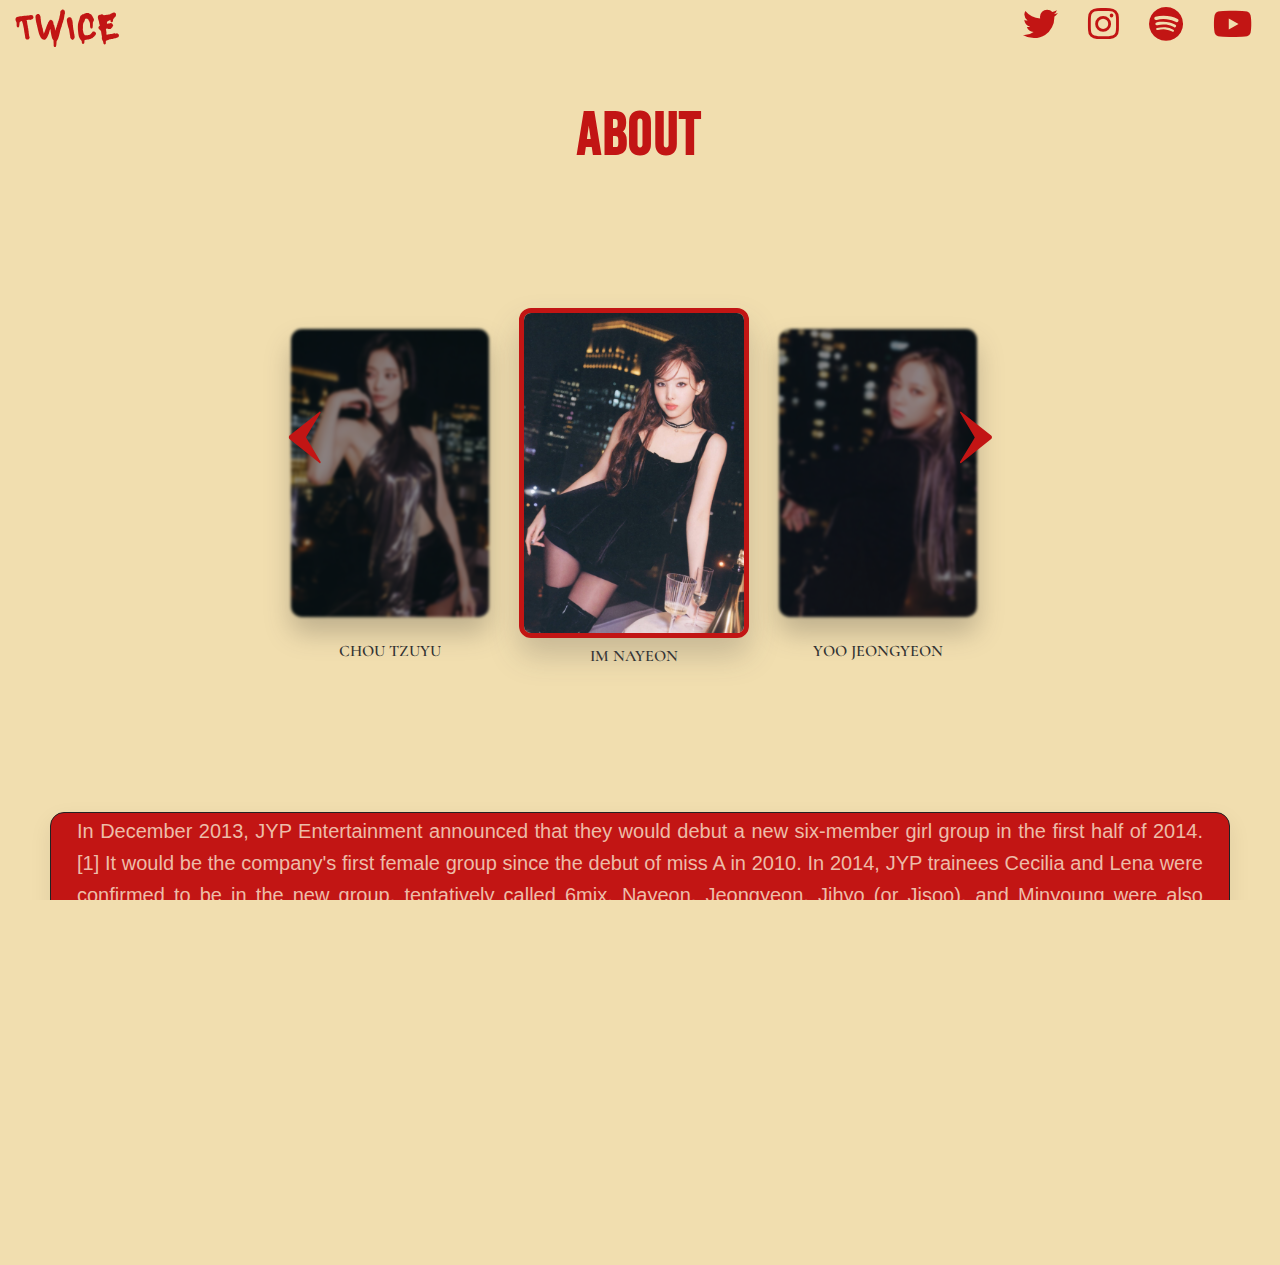
<file: ABOUT.html>
<html>
<head>
<meta charset="UTF-8">
<meta name="viewport" content="width=device-width, initial-scale=1.0">

<title>TWICE</title>
<link rel="stylesheet" href="https://cdnjs.cloudflare.com/ajax/libs/font-awesome/6.4.0/css/all.min.css">
<link rel="preconnect" href="https://fonts.googleapis.com">
<link rel="preconnect" href="https://fonts.gstatic.com" crossorigin>
<link href="https://fonts.googleapis.com/css2?family=Cormorant+SC:wght@300;400;500;600;700&display=swap" rel="stylesheet">
<link rel="preconnect" href="https://fonts.googleapis.com">
<link rel="preconnect" href="https://fonts.gstatic.com" crossorigin>
<link href="https://fonts.googleapis.com/css2?family=Lacquer&display=swap" rel="stylesheet">
<link rel="preconnect" href="https://fonts.googleapis.com">
<link rel="preconnect" href="https://fonts.gstatic.com" crossorigin>
<link href="https://fonts.googleapis.com/css2?family=Bebas+Neue&display=swap" rel="stylesheet">
<link rel="stylesheet" href="ABOUT.css">
</head>

<body>

<div id="navbar">
<div class="nav-left">
<a href="https://x.com/jypetwice">TWICE</a>
  
</div>
<div class="nav-right">
  <a href="https://x.com/jypetwice"><i class="fab fa-twitter"></i></a>
  <a href="https://www.instagram.com/twicetagram/?hl=en"><i class="fab fa-instagram"></i></a>
  <a href="https://open.spotify.com/artist/7n2Ycct7Beij7Dj7meI4X0"><i class="fab fa-spotify"></i></a>
  <a href="https://www.youtube.com/channel/UCzgxx_DM2Dcb9Y1spb9mUJA"><i class="fab fa-youtube"></i></a>
</div>
</div>
<h4>ABOUT</h4>

<div class="slider-container" id="slider">
  <span class="nav-arrow left" id="prev">&#8249;</span>
  <!-- Slides injected by JS -->
  <span class="nav-arrow right" id="next">&#8250;</span>
</div>


<div class="grid-container">
      
    <div class="card">
      <span class="cut-corner">
        <svg viewBox="0 0 28 28"><polyline points="0,28 28,28 28,0" stroke="#222" stroke-width="3" fill="none" stroke-linecap="round" stroke-linejoin="round"/></svg>
      </span>
      In December 2013, JYP Entertainment announced that they would debut a new six-member girl group in the first half of 2014.[1] It would be the company's first female group since the debut of miss A in 2010. In 2014, JYP trainees Cecilia and Lena were confirmed to be in the new group, tentatively called 6mix. Nayeon, Jeongyeon, Jihyo (or Jisoo), and Minyoung were also rumored to be in the group. By early 2015, Cecilia and Lena had left the company and the former was replaced by Sana, thus ultimately canceling their debut.[2]

<br><br>In 2015, Park Jin Young announced that the new JYP girl group would be formed by the survival reality show SIXTEEN, where sixteen JYP trainees would compete to debut in the seven-member girl group TWICE. The show started on May 5 and ended with Nayeon, Jeongyeon, Dahyun, Sana, Jihyo, Mina, and Chaeyoung. During the finale, Park announced that he intended to add two more members into the group, making it a nine-member girl group. By audience vote, Tzuyu was added, and by Park's choice, Momo was added, thus starting the beginning of TWICE.
    </div>
  </div>

  <footer class="footer">
<div class="footer-links">
  <span class="footer-disclaimer">&copy; 2025 JYP ENTERTAINMENT</span>
  <span class="separator">|</span>
  <a href="#">PRIVACY POLICY</a>
  <span class="separator">|</span>
  <a href="#">TERMS OF USE</a>
  <span class="separator">|</span>
  <a href="#">COOKIES POLICY</a>
  <span class="separator">|</span>
  <a href="#">COOKIES SETTINGS</a>
</div>
</footer>


<script>
  const slider = document.getElementById('slider');
  const prevBtn = document.getElementById('prev');
  const nextBtn = document.getElementById('next');

  // Your 9 images and labels here
  const slidesData = [
    { src: "image1.jpeg", label: "IM NAYEON" },
    { src: "image2.jpeg", label: "YOO JEONGYEON" },
    { src: "image3.jpeg", label: "HIRAI MOMO" },
    { src: "image4.jpeg", label: "MINATOSAKI SANA" },
    { src: "image5.jpeg", label: "PARK JIHYO" },
    { src: "image6.jpeg", label: "MYOI MINA" },
    { src: "image7.jpeg", label: "SON CHAEYOUNG" },
    { src: "image8.jpeg", label: "KIM DAHYUN" },
    { src: "image9.jpeg", label: "CHOU TZUYU" }
  ];

  let centerIndex = 0;

  function createSlide(slide, className) {
    const wrapper = document.createElement('div');
    wrapper.className = 'slide-wrapper';

    const img = document.createElement('img');
    img.src = slide.src;
    img.alt = slide.label;
    img.className = `slide ${className}`;

    const label = document.createElement('div');
    label.className = 'slide-label';
    label.textContent = slide.label;

    wrapper.appendChild(img);
    wrapper.appendChild(label);

    return wrapper;
  }

  function renderSlider() {
    // Remove existing slides except arrows
    const oldSlides = slider.querySelectorAll('.slide-wrapper');
    oldSlides.forEach(s => slider.removeChild(s));

    // Calculate left and right indices with wrap-around
    const leftIndex = (centerIndex - 1 + slidesData.length) % slidesData.length;
    const rightIndex = (centerIndex + 1) % slidesData.length;

    // Insert left blurred slide
    const leftSlide = createSlide(slidesData[leftIndex], 'blur');
    slider.insertBefore(leftSlide, nextBtn);

    // Insert center active slide
    const centerSlide = createSlide(slidesData[centerIndex], 'active');
    slider.insertBefore(centerSlide, nextBtn);

    // Insert right blurred slide
    const rightSlide = createSlide(slidesData[rightIndex], 'blur');
    slider.insertBefore(rightSlide, nextBtn);
  }

  prevBtn.addEventListener('click', () => {
    centerIndex = (centerIndex - 1 + slidesData.length) % slidesData.length;
    renderSlider();
  });

  nextBtn.addEventListener('click', () => {
    centerIndex = (centerIndex + 1) % slidesData.length;
    renderSlider();
  });

  // Initial render
  renderSlider();
</script>

</body>
</html>
</file>
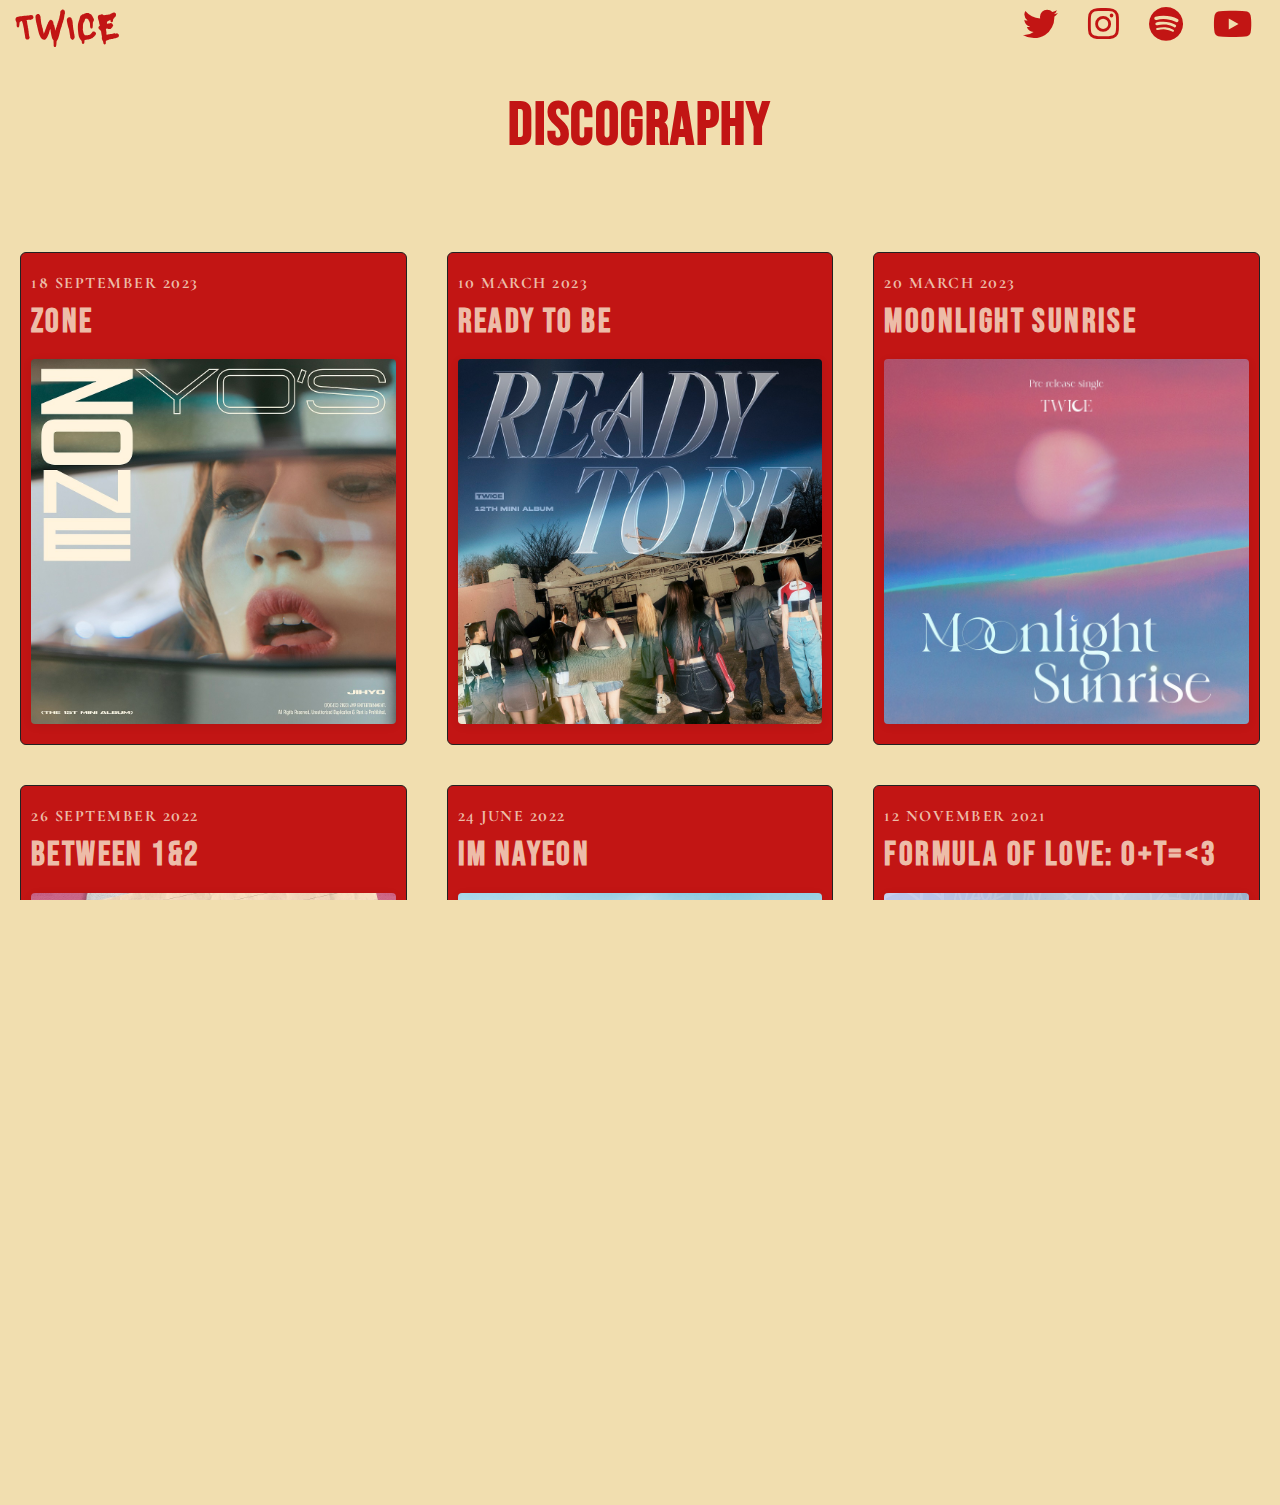
<file: DISCOGRAPHY1.html>
<html>
    <head>
        <meta charset="UTF-8">
<title>TWICE</title>
<link rel="stylesheet" href="https://cdnjs.cloudflare.com/ajax/libs/font-awesome/6.4.0/css/all.min.css">
<link rel="preconnect" href="https://fonts.googleapis.com">
<link rel="preconnect" href="https://fonts.gstatic.com" crossorigin>
<link href="https://fonts.googleapis.com/css2?family=Cormorant+SC:wght@300;400;500;600;700&display=swap" rel="stylesheet">
<link rel="preconnect" href="https://fonts.googleapis.com">
<link rel="preconnect" href="https://fonts.gstatic.com" crossorigin>
<link href="https://fonts.googleapis.com/css2?family=Lacquer&display=swap" rel="stylesheet">
<link rel="preconnect" href="https://fonts.googleapis.com">
<link rel="preconnect" href="https://fonts.gstatic.com" crossorigin>
<link href="https://fonts.googleapis.com/css2?family=Bebas+Neue&display=swap" rel="stylesheet">
<link rel="stylesheet" href="DISCOGRAPHY.css">
    </head>
    <body>
        <div id="navbar">
<div class="nav-left">
<a href="https://x.com/jypetwice">TWICE</a>
  
</div>
<div class="nav-right">
  <a href="https://x.com/jypetwice"><i class="fab fa-twitter"></i></a>
  <a href="https://www.instagram.com/twicetagram/?hl=en"><i class="fab fa-instagram"></i></a>
  <a href="https://open.spotify.com/artist/7n2Ycct7Beij7Dj7meI4X0"><i class="fab fa-spotify"></i></a>
  <a href="https://www.youtube.com/channel/UCzgxx_DM2Dcb9Y1spb9mUJA"><i class="fab fa-youtube"></i></a>
</div>
</div>

<h4>DISCOGRAPHY</h4>
<div class="album-row">

  <div class="album-card">
    <div class="album-date">18 SEPTEMBER 2023</div>
    <div class="album-title">ZONE</div>
    <a class="album-image-link" href="/albums/please-please-me">
      <img class="album-cover" src="c14107d29cc14dd689366ce267bcd46e-TW-JH-M1-OnlineCover.jpg" alt="Please Please Me Album Cover" />
    </a>
  </div>

  <div class="album-card">
    <div class="album-date">10 MARCH 2023</div>
    <div class="album-title">READY TO BE</div>
    <a class="album-image-link" href="/albums/with-the-beatles">
      <img class="album-cover" src="5c25a76305b54cb5aa2feb5bc7b51956-1f9dc33bea4d4b0f8e897455416c38a7-TWICE 12TH MINI ALBUM Online Cover.jpg" alt="With The Beatles Album Cover" />
    </a>
  </div>

  <div class="album-card">
    <div class="album-date">20 MARCH 2023</div>
    <div class="album-title">MOONLIGHT SUNRISE</div>
    <a class="album-image-link" href="/albums/a-hard-days-night">
      <img class="album-cover" src="2aab47197e5740d9ba4f248b8c948770-873e5183d95e43ebb218c5bca6f7302b-TW-M12-MLSR-Online Cover.jpg" alt="A Hard Day's Night Album Cover" />
    </a>
  </div>

  <div class="album-card">
    <div class="album-date">26 SEPTEMBER 2022</div>
    <div class="album-title">BETWEEN 1&2</div>
    <a class="album-image-link" href="/albums/beatles-for-sale">
      <img class="album-cover" src="3c3a44867b7a4acba8838458c168e448-BETWEEN 1&2.jpg" alt="Beatles For Sale Album Cover" />
    </a>
  </div>


  <div class="album-card">
    <div class="album-date">24 JUNE 2022</div>
    <div class="album-title">IM NAYEON</div>
    <a class="album-image-link" href="/albums/beatles-for-sale">
      <img class="album-cover" src="161be9dcda7d4581a123b2f7b6cbeafb-bd9cbcf3b8ef4aa4beee466ef75a8af4-TW-NY-IMNAYEON_OnlineCover.jpg" alt="Beatles For Sale Album Cover" />
    </a>
  </div>


  <div class="album-card">
    <div class="album-date">12 NOVEMBER 2021</div>
    <div class="album-title">Formula of Love: O+T=<3</div>
    <a class="album-image-link" href="/albums/beatles-for-sale">
      <img class="album-cover" src="b907e27dfe5041f99ce3fade2d44fbb8-d2b894fb350d437fa6884a35de893609-TWICE-FOL-ONLINE COVER_최종.jpg" alt="Beatles For Sale Album Cover" />
    </a>
  </div>
  </div>

  <div class="pagination">
  <a href="DISCOGRAPHY.html" class="pagination-arrow" aria-label="Previous Page">&#60;</a>
  <span class="pagination-info">2 / 5</span>
  <a href="/page/next" class="pagination-arrow" aria-label="Next Page">&#62;</a>
</div>

<footer class="footer">
<div class="footer-links">
  <span class="footer-disclaimer">&copy; 2025 JYP ENTERTAINMENT</span>
  <span class="separator">|</span>
  <a href="#">PRIVACY POLICY</a>
  <span class="separator">|</span>
  <a href="#">TERMS OF USE</a>
  <span class="separator">|</span>
  <a href="#">COOKIES POLICY</a>
  <span class="separator">|</span>
  <a href="#">COOKIES SETTINGS</a>
</div>
</footer>




    </body>
</html>
</file>
<file: ABOUT.css>
html, body {
margin: 0;
padding: 0;
height: 100%;
font-family: "Cormorant SC", serif;

background-color: #f1deaf;
width: 100vw;
overflow-x: hidden; 
}

#navbar {
position: fixed;
top: 0;
left: 0;
width: 100%;
display: flex;
justify-content: space-between;
align-items: center;
font-weight: bold;
height: 60px;
z-index: 1000;
margin-top: -2px;
background: transparent;
font-family: "Lacquer", system-ui;
}

.nav-right
{
float: right;
margin-right: 13px;

}

#navbar a {
float: left;
display: block;
color: #c21514;
text-align: center;
text-decoration: none;
font-size: 30px;
padding: 1px 15px 8px 15px;
font-weight: bold;
font-size:35px;

}

#navbar a:hover {
background-color: transparent;
color: white;

}

#navbar a.active {
color: white;
}

h4 {
font-family: "Bebas Neue", sans-serif;
font-size: 60px;
letter-spacing: 0.09rem;
font-weight: bold;
margin-top: 100;
text-align: center;
color: #c21514;
}

.slider-container {
position: relative;
margin: -80 auto;
width: 720px;
display: flex;
align-items: center;
gap: 24px;
overflow: visible;
perspective: 1000px;
font-weight:bolder;
height: 70vh;
}

.slide-wrapper {
display: flex;
flex-direction: column;
align-items: center;
gap: 8px;
flex-shrink: 0;
width: 220px;
user-select: none;
}

.slide {
width: 220px;
height: 320px;
border-radius: 12px;
object-fit: cover;
transition: filter 0.4s ease, transform 0.4s ease;
box-shadow: 0 17px 30px rgba(76, 71, 71, 0.25);
cursor: pointer;

}

.slide.blur {
filter: blur(2px) brightness(0.55);
transform: scale(0.9);
cursor: default;
}

.slide.active {
filter: blur(0) brightness(1);
transform: scale(1);
cursor: default;
z-index: 10;
border:5px solid #c21514;
}

.slide-label {
font-size: 1rem;
color: #333;
font-weight: 600;
max-width: 220px;
text-align: center;
overflow: hidden;
white-space: nowrap;
text-overflow: ellipsis;
user-select: none;
}
.nav-arrow {
position: absolute;
top: 40%;
transform: translateY(-50%);
font-size: 10rem;
color: #c21514;
background: transparent;
border-radius: 50%;
width: 50px;
height: 50px;
text-align: center;
line-height: 50px;
cursor: pointer;
transition: background 0.25s;
z-index: 20;
user-select: none;
}
.nav-arrow:hover {
color: #edbca8;
}
.nav-arrow.left {
left: 0;
}
.nav-arrow.right {
right: 0;
}

h4 {
  font-family: "Bebas Neue", sans-serif;
  font-size: 60px;
  letter-spacing: 0.09rem;
  font-weight: bold;
  margin-top: 100px; /* added px */
  text-align: center;
  color: #c21514;
}


  .grid-container {
  display: grid;
  grid-template-columns: 1fr; 
  place-items: center;       
}

.card {
  background: #c21514;
  border-radius: 14px;
  border: 1.5px solid #222;
  box-shadow: 0 8px 22px rgba(0,0,0,0.08);
  padding: 2px 26px;
  font-size: 1.25rem;
  line-height: 1.6;
  color:#edbca8 ;
  display: flex;
  align-items: center;   
  justify-content: center; /* center content horizontally */
  font-family:'Franklin Gothic Medium', 'Arial Narrow', Arial, sans-serif; 
  text-align: justify;
  margin: 50;
  margin-top: 90px;

}

@media (max-width:900px){
  .grid-container {
    grid-template-columns: 1fr;
    grid-template-rows: auto;
    gap: 16px 0;
    height: auto;
  }
 .card {
  grid-column: 1 / -1; /* makes card span across both columns */
  justify-self: center; /* centers it horizontally */
  align-self: center;   /* centers it vertically */
}
}

.footer {
background: #c21514;
color: #edbca8;
padding: 0px 0px 10px;
text-align: center;
font-family: "Bebas Neue", sans-serif;
letter-spacing: 0.9rem;
}

.footer-links {
font-weight: bold;
font-size: 1rem;
letter-spacing: 1px;
}
.footer-links a {
color: #edbca8;
text-decoration: none;
margin: 0 8px;
}
.footer-links a:hover {
color: #edbca8;
}
.footer-links .separator {
color: #edbca8;
margin: 0 8px;
}

.footer-disclaimer {
margin-top: 16px;
color: #edbca8;
font-size: 0.95rem;
font-weight: bold;
display: inline-block;
}

/* MOBILE STYLES: add at the end of your CSS */
@media (max-width:600px) {
  html, body {
    width: 100vw !important;
    overflow-x: hidden !important;
    font-size: 1.1rem !important;
    background-color: #f1deaf !important;
  }
  #navbar {
    flex-direction: column;
    
  }
  .nav-left a
  {
    font-size: 3rem !important;
  } 
  

  .nav-right {
    margin-right: 0 !important;
    margin-top: 2px;
  }
  .nav-right a {
    font-size: 1.2rem !important;
    padding: 4px !important;
  }
  h4 {
    font-size: 4rem !important;
    margin-top: 100px !important;
  }
  .slider-container {
    width: 100vw !important;
    height: 20vh !important;
    gap: 10px !important;
    margin: 30px auto 0 auto !important;
    min-width: 0;
    padding: 0 2vw;
   
  }
  .slide-wrapper {
    width: 120px !important;
    gap: 0 !important;
    
  }
  .slide {
    width: 115px !important;
    height: 235px !important;
    border-radius: 9px !important;
    font-size: 1rem !important;
    box-shadow: 0 8px 15px rgba(76,71,71,0.16) !important;
    margin: 0 auto !important;
  }
  .slide-label {
    font-size: 0.7rem !important;
    max-width: 115px !important;
    padding: 0 2px;
  }
  .nav-arrow {
    font-size: 3.2rem !important;
    width: 30px !important;
    height: 30px !important;
    line-height: 30px !important;
    top: 46% !important;
  }
  .nav-arrow.left { left: 5px !important; }
  .nav-arrow.right { right: 20px !important; }
  .grid-container {
    padding: 0 !important;
    width: 100vw !important;
    gap: 10px 0 !important;
  }
  .card {
    font-size: 0.98rem !important;
    padding: 9px 8px !important;
    margin: 100px 0 0 0 !important;
    width: 96vw !important;
    box-sizing: border-box !important;
    border-radius: 12px !important;
    line-height: 1.45 !important;
  }
  .footer {
    margin-top: 50px;
    padding: 10px 0 !important;
    font-size: 0.85rem !important;
    letter-spacing: 0.35rem !important;
  }
  .footer-links {
    flex-direction: column !important;
    font-size: 1rem !important;
    gap: 3px !important;
  }
  .footer-links a { font-size: 1rem !important; }
  .footer-disclaimer { font-size: 0.93rem !important; }
}
</file>
<file: DISCOGRAPHY.css>
html, body {
margin: 0;
padding: 0;
height: 100%;
font-family: "Cormorant SC", serif;
background-color: #f1deaf;
width: 100vw;
overflow-x: hidden; 
}

#navbar {
position: fixed;
top: 0;
left: 0;
width: 100%;
display: flex;
justify-content: space-between;
align-items: center;
font-weight: bold;
height: 60px;
z-index: 1000;
margin-top: -2px;
background: transparent;
font-family: "Lacquer", system-ui;
}

.nav-right
{
float: right;
margin-right: 13px;

}

#navbar a {
float: left;
display: block;
color: #c21514;
text-align: center;
text-decoration: none;
font-size: 30px;
padding: 1px 15px 8px 15px;
font-weight: bold;
font-size:35px;

}


#navbar a:hover {
background-color: transparent;
color: white;

}

#navbar a.active {
color: white;
}

h4 {
font-family: "Bebas Neue", sans-serif;
font-size: 60px;
letter-spacing: 0.09rem;
font-weight: bold;
margin-top: 90px;
text-align: center;
color: #c21514;
}

.album-row {
  display: grid;
  grid-template-columns: repeat(3, 1fr);
  gap: 40px;
  padding: 10px 20px 0 20px;
  background: #f1deaf;
  
}
.album-card {
  background: #c21514;
  border-radius: 6px;
  padding: 20px 10px 20px 10px;
  box-shadow: none;
  display: flex;
  flex-direction: column;
  align-items: start;
  border:1px solid #222;
}
.album-date {
  font-size: 1rem;
  color: #edbca8; /* Match green shade */
  font-weight: bold;
  letter-spacing: 1.5px;
  margin-bottom: 10px;
}
.album-title {
  font-size: 2.1rem;
  font-family: "Bebas Neue", sans-serif;
  font-weight: bold;
  color: #edbca8;
  margin-bottom: 18px;
  line-height: 1.15;
  letter-spacing: 0.15rem;
}
.album-cover {
  width: 100%;
  aspect-ratio: 1 / 1;
  object-fit: cover;
  border-radius: 4px;
  margin: 0 auto;
  box-shadow: 0 2px 10px rgba(0,0,0,0.08);
}
@media (max-width: 1024px) {
  .album-row {
    grid-template-columns: repeat(2, 1fr);
    gap: 26px;
    padding: 32px 14px;
  }
  .album-title {
    font-size: 1.4rem;
  }
}
@media (max-width: 640px) {
  .album-row {
    grid-template-columns: 1fr;
    gap: 18px;
    padding: 16px 4px;
  }
}

.pagination {
  display: flex;
  align-items: center;
  justify-content: center;
  gap: 32px;
  padding: 50px 0px 100px;
  font-family: "Bebas Neue", sans-serif;
}
.pagination-arrow {
  color: #c21514;
  text-decoration: none;
  font-size: 2rem;
  line-height: 1;
  transition: color 0.18s;
  cursor: pointer;
  user-select: none;
}
.pagination-arrow:hover {
  color: #9d6934;
}
.pagination-info {
  font-size: 1.5rem;
  font-weight: bold;
  color: #c21514;
  letter-spacing: 1px;
}

.footer {
background: #c21514;
color: #edbca8;
padding: 0px 0px 10px;
text-align: center;
font-family: "Bebas Neue", sans-serif;
letter-spacing: 0.9rem;
}

.footer-links {
font-weight: bold;
font-size: 1rem;
letter-spacing: 1px;
}
.footer-links a {
color: #edbca8;
text-decoration: none;
margin: 0 8px;
}
.footer-links a:hover {
color: #edbca8;
}
.footer-links .separator {
color: #edbca8;
margin: 0 8px;
}

.footer-disclaimer {
margin-top: 16px;
color: #edbca8;
font-size: 0.95rem;
font-weight: bold;
display: inline-block;
}
</file>
